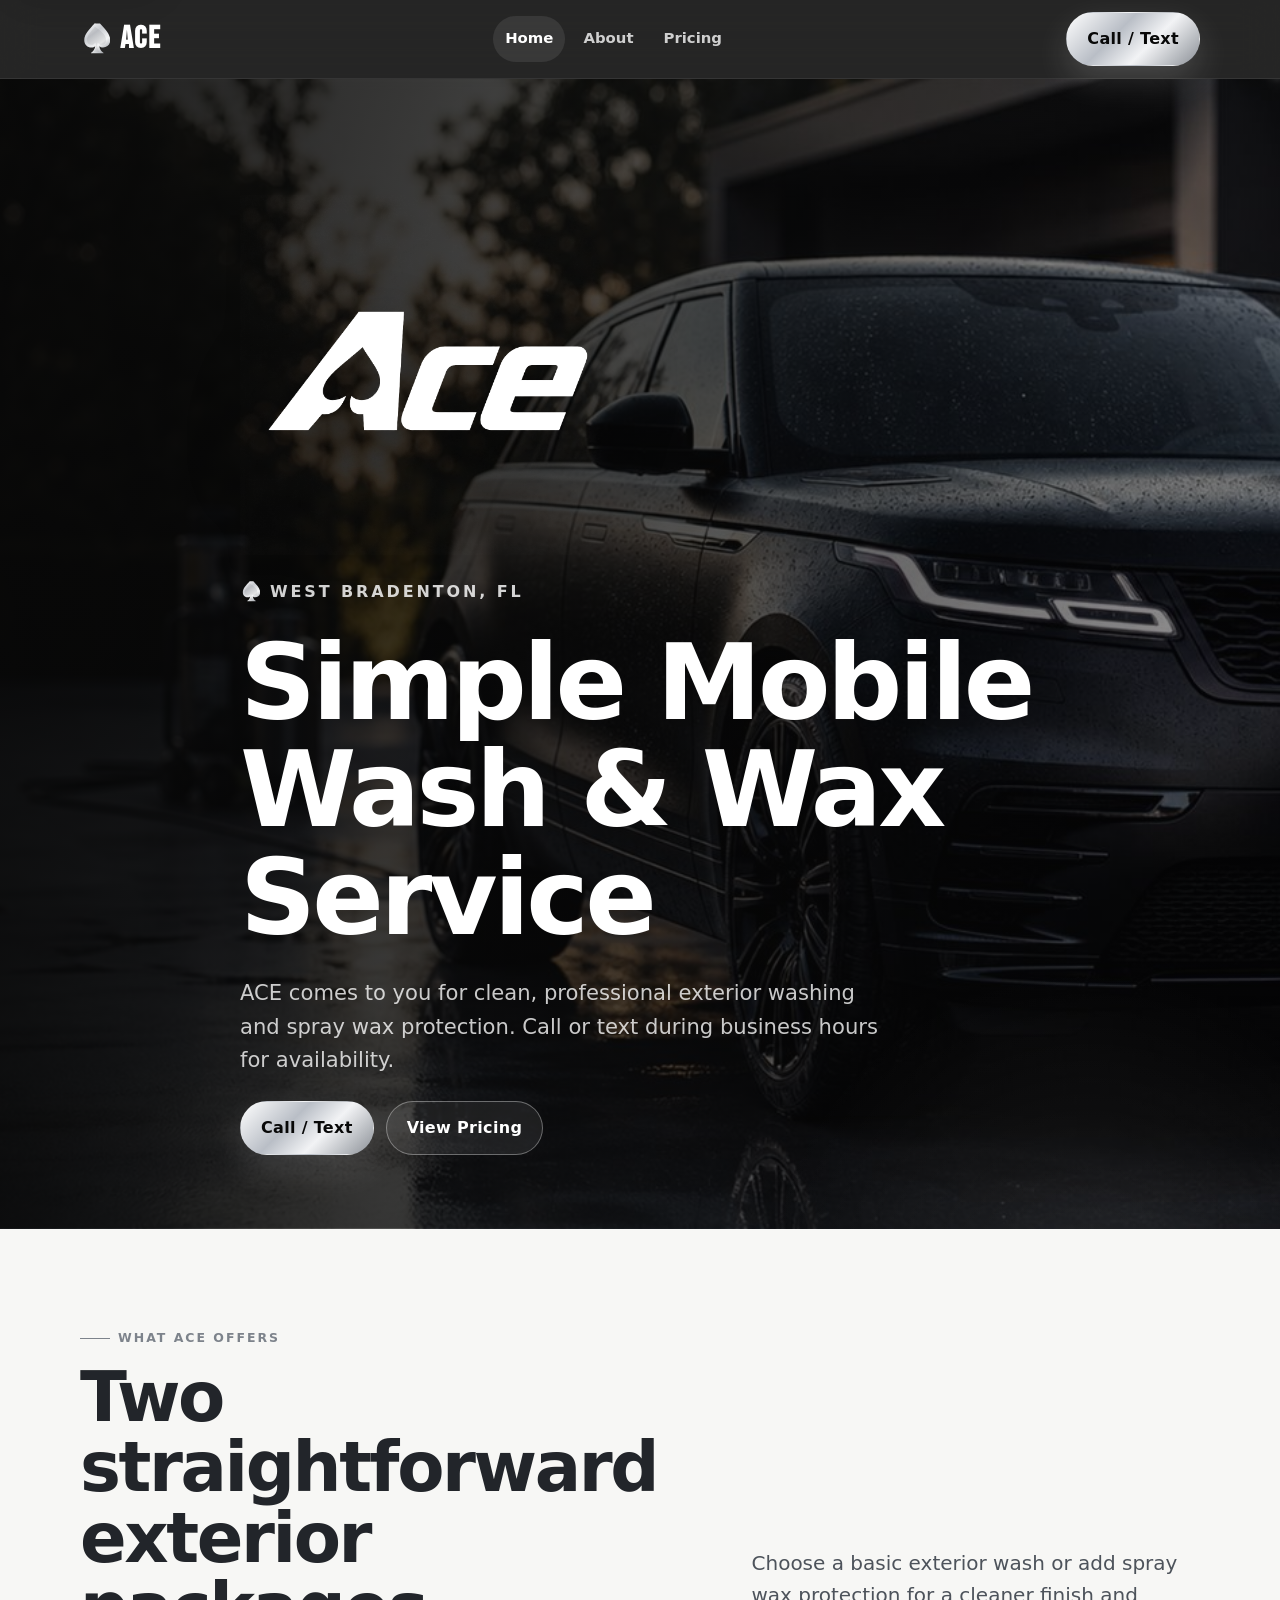
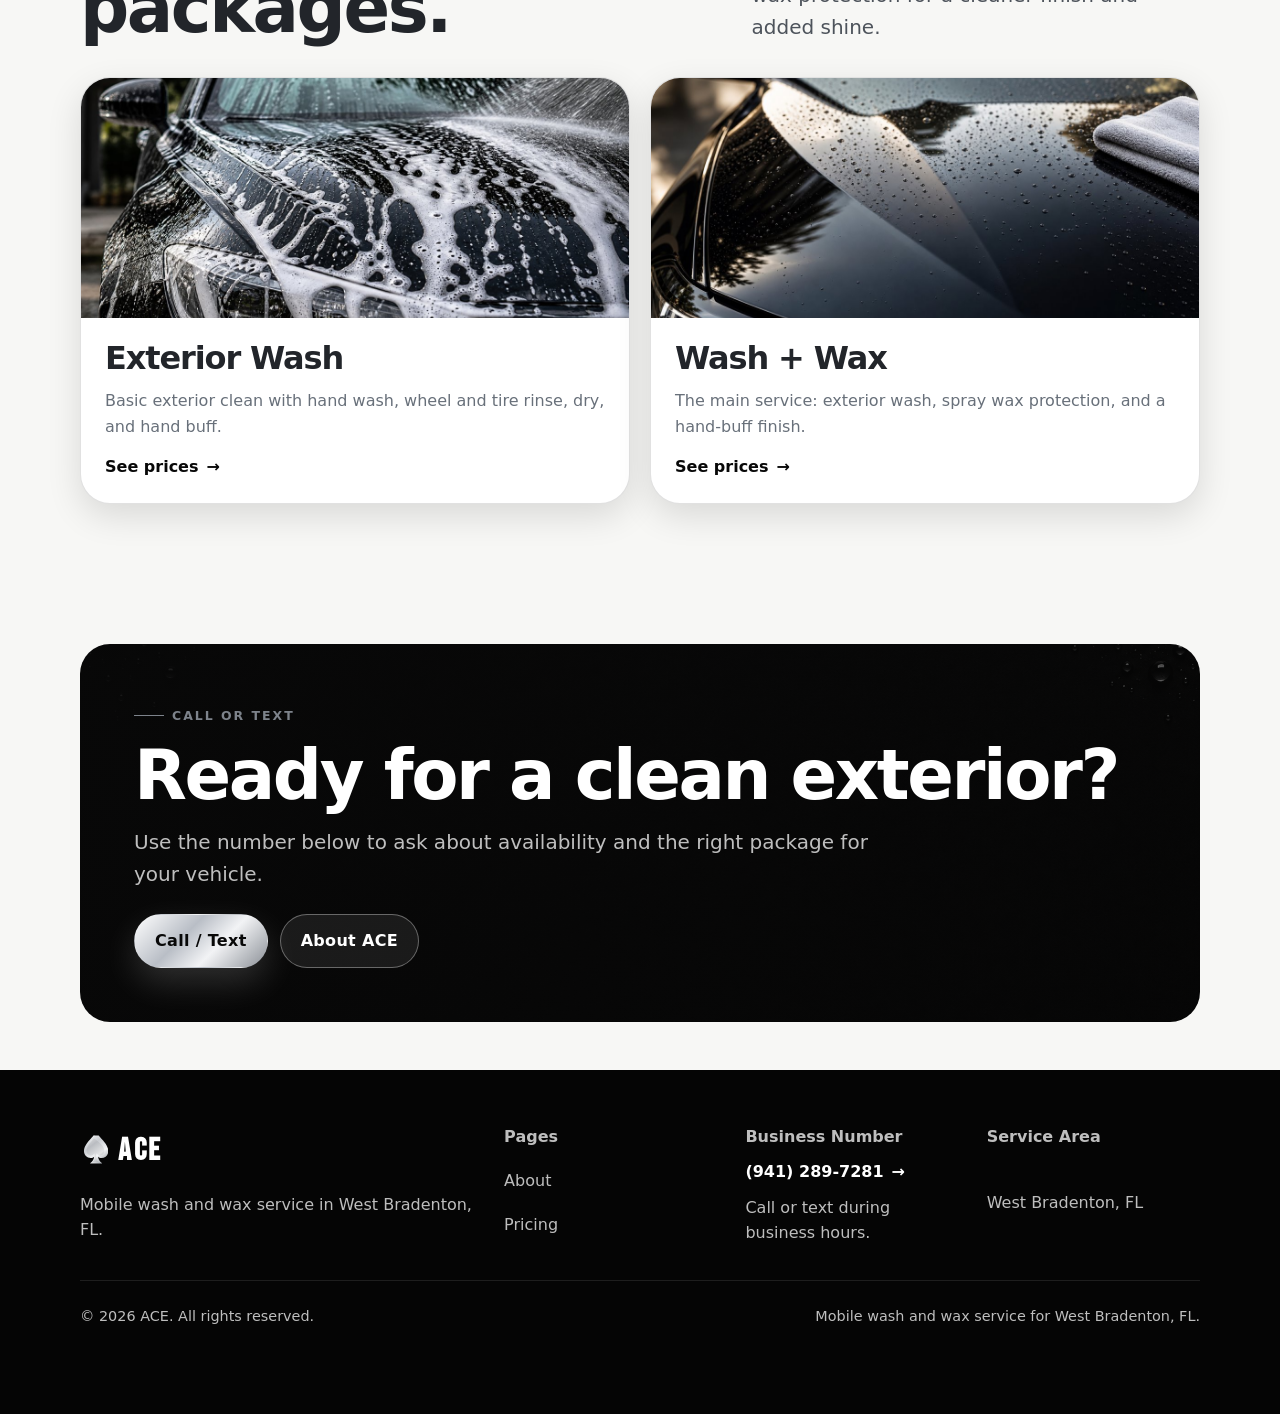
<file: index.html>
﻿<!DOCTYPE html>
<html lang="en">
<head>
  <meta charset="utf-8">
  <meta name="viewport" content="width=device-width, initial-scale=1">
  <title>ACE | Mobile Wash & Wax in West Bradenton, FL</title>
  <meta name="description" content="ACE provides simple, professional mobile exterior wash and wax service in West Bradenton, FL. View pricing and call or text during business hours.">
  <link rel="canonical" href="https://acelocalwashfl.com/">
  <meta name="theme-color" content="#080808">
  <meta property="og:type" content="website">
  <meta property="og:title" content="ACE | Mobile Wash & Wax in West Bradenton, FL">
  <meta property="og:description" content="Simple, professional mobile exterior wash and wax service in West Bradenton, FL.">
  <meta property="og:url" content="https://acelocalwashfl.com/">
  <meta property="og:image" content="https://acelocalwashfl.com/assets/images/ace-logo-og.png">
  <meta name="twitter:card" content="summary_large_image">
  <link rel="icon" href="assets/images/favicon.svg" type="image/svg+xml">
  <link rel="preload" href="assets/images/hero-mobile-detail.jpg" as="image">
  <link rel="stylesheet" href="assets/css/styles.css">
  <script defer src="assets/js/main.js"></script>
  <script type="application/ld+json">
  {
    "@context": "https://schema.org",
    "@type": "LocalBusiness",
    "@id": "https://acelocalwashfl.com/#business",
    "name": "ACE",
    "description": "Mobile exterior wash and wax service in West Bradenton, FL.",
    "url": "https://acelocalwashfl.com/",
    "telephone": "+19412897281",
    "image": "https://acelocalwashfl.com/assets/images/ace-logo-og.png",
    "logo": "https://acelocalwashfl.com/assets/images/ace-logo-og.png",
    "priceRange": "$25-$50",
    "areaServed": {"@type": "City", "name": "West Bradenton, FL"},
    "hasOfferCatalog": {
      "@type": "OfferCatalog",
      "name": "ACE Mobile Wash Packages",
      "itemListElement": [
        {"@type": "Offer", "itemOffered": {"@type": "Service", "name": "Exterior Wash"}},
        {"@type": "Offer", "itemOffered": {"@type": "Service", "name": "Wash + Wax"}}
      ]
    }
  }
  </script>
</head>
<body>
  <a class="skip-link" href="#main">Skip to content</a>

  <!-- Header -->
  <header class="site-header" data-nav-open="false">
    <div class="container nav">
      <a class="brand" href="index.html" aria-label="ACE home">
        <img class="brand-mark" src="assets/images/spade-mark.svg" width="30" height="35" alt="" aria-hidden="true">
        <span class="brand-text">ACE</span>
      </a>
      <button class="nav-toggle" type="button" aria-controls="site-navigation" aria-expanded="false" aria-label="Open navigation">
        <span class="nav-toggle-lines" aria-hidden="true"></span>
      </button>
      <nav class="nav-menu" id="site-navigation" aria-label="Primary navigation">
        <a class="nav-link active" href="index.html" aria-current="page">Home</a>
        <a class="nav-link" href="about.html">About</a>
        <a class="nav-link" href="pricing.html">Pricing</a>
      </nav>
      <button class="btn btn-primary nav-cta" type="button" data-contact-trigger>Call / Text</button>
    </div>
  </header>

  <main id="main">
    <!-- Hero -->
    <section class="hero home-hero" aria-labelledby="home-title">
      <div class="container hero-content reveal">
        <img class="hero-logo" src="assets/images/ace-logo.png" width="1254" height="1254" alt="ACE mobile wash and wax logo" decoding="async">
        <p class="hero-kicker"><img src="assets/images/spade-mark.svg" width="20" height="24" alt="" aria-hidden="true"> West Bradenton, FL</p>
        <h1 id="home-title">Simple Mobile Wash & Wax Service</h1>
        <p class="hero-copy">ACE comes to you for clean, professional exterior washing and spray wax protection. Call or text during business hours for availability.</p>
        <div class="btn-row">
          <button class="btn btn-primary" type="button" data-contact-trigger>Call / Text</button>
          <a class="btn btn-secondary" href="pricing.html">View Pricing</a>
        </div>
      </div>
    </section>

    <!-- Services -->
    <section class="section" aria-labelledby="services-title">
      <div class="container">
        <div class="section-header split reveal">
          <div>
            <p class="eyebrow">What ACE offers</p>
            <h2 id="services-title">Two straightforward exterior packages.</h2>
          </div>
          <p class="lead">Choose a basic exterior wash or add spray wax protection for a cleaner finish and added shine.</p>
        </div>
        <div class="grid grid-2">
          <article class="service-card reveal">
            <img src="assets/images/service-exterior-wash.jpg" width="1200" height="800" alt="Foam exterior wash on a black vehicle" loading="lazy" decoding="async">
            <div class="service-body">
              <h3>Exterior Wash</h3>
              <p class="muted">Basic exterior clean with hand wash, wheel and tire rinse, dry, and hand buff.</p>
              <a class="btn-text" href="pricing.html">See prices</a>
            </div>
          </article>
          <article class="service-card reveal">
            <img src="assets/images/service-wash-wax.jpg" width="1200" height="800" alt="Glossy waxed black paint with water beading" loading="lazy" decoding="async">
            <div class="service-body">
              <h3>Wash + Wax</h3>
              <p class="muted">The main service: exterior wash, spray wax protection, and a hand-buff finish.</p>
              <a class="btn-text" href="pricing.html">See prices</a>
            </div>
          </article>
        </div>
      </div>
    </section>

    <!-- CTA -->
    <section class="section-tight" aria-labelledby="home-cta-title">
      <div class="container">
        <div class="cta-banner reveal">
          <p class="eyebrow">Call or text</p>
          <h2 id="home-cta-title">Ready for a clean exterior?</h2>
          <p class="lead" style="margin: 16px 0 24px;">Use the number below to ask about availability and the right package for your vehicle.</p>
          <div class="btn-row">
            <button class="btn btn-primary" type="button" data-contact-trigger>Call / Text</button>
            <a class="btn btn-secondary" href="about.html">About ACE</a>
          </div>
        </div>
      </div>
    </section>
  </main>

  <!-- Footer -->
  <footer class="site-footer">
    <div class="container">
      <div class="footer-grid">
        <div class="footer-brand">
          <a class="footer-logo" href="index.html" aria-label="ACE home">
            <img src="assets/images/spade-mark.svg" width="28" height="33" alt="" aria-hidden="true">
            <strong>ACE</strong>
          </a>
          <p>Mobile wash and wax service in West Bradenton, FL.</p>
        </div>
        <nav class="footer-links" aria-label="Footer navigation">
          <strong>Pages</strong>
          <a href="about.html">About</a>
          <a href="pricing.html">Pricing</a>
        </nav>
        <div class="footer-links">
          <strong>Business Number</strong>
          <button class="btn-text" type="button" data-contact-trigger>(941) 289-7281</button>
          <span>Call or text during business hours.</span>
        </div>
        <div class="footer-links">
          <strong>Service Area</strong>
          <span>West Bradenton, FL</span>
        </div>
      </div>
      <div class="footer-bottom">
        <span>© <span data-current-year></span> ACE. All rights reserved.</span>
        <span>Mobile wash and wax service for West Bradenton, FL.</span>
      </div>
    </div>
  </footer>

  <!-- Contact Panel -->
  <div class="contact-panel" data-contact-panel hidden role="dialog" aria-modal="true" aria-labelledby="contact-panel-title">
    <div class="contact-panel-card">
      <button class="contact-panel-close" type="button" data-contact-close aria-label="Close contact panel">×</button>
      <h2 id="contact-panel-title">Call or text:</h2>
      <strong class="contact-panel-number" data-contact-number>(941) 289-7281</strong>
      <p class="contact-panel-note">Available during business hours only.</p>
      <button class="btn btn-primary" type="button" data-copy-number>Copy Number</button>
      <p class="copy-status" data-copy-status aria-live="polite"></p>
    </div>
  </div>

  <div class="mobile-action-bar" aria-label="Quick contact actions">
    <button class="btn btn-primary" type="button" data-contact-trigger>Call / Text</button>
    <a class="btn btn-secondary" href="pricing.html">Pricing</a>
  </div>
</body>
</html>
</file>
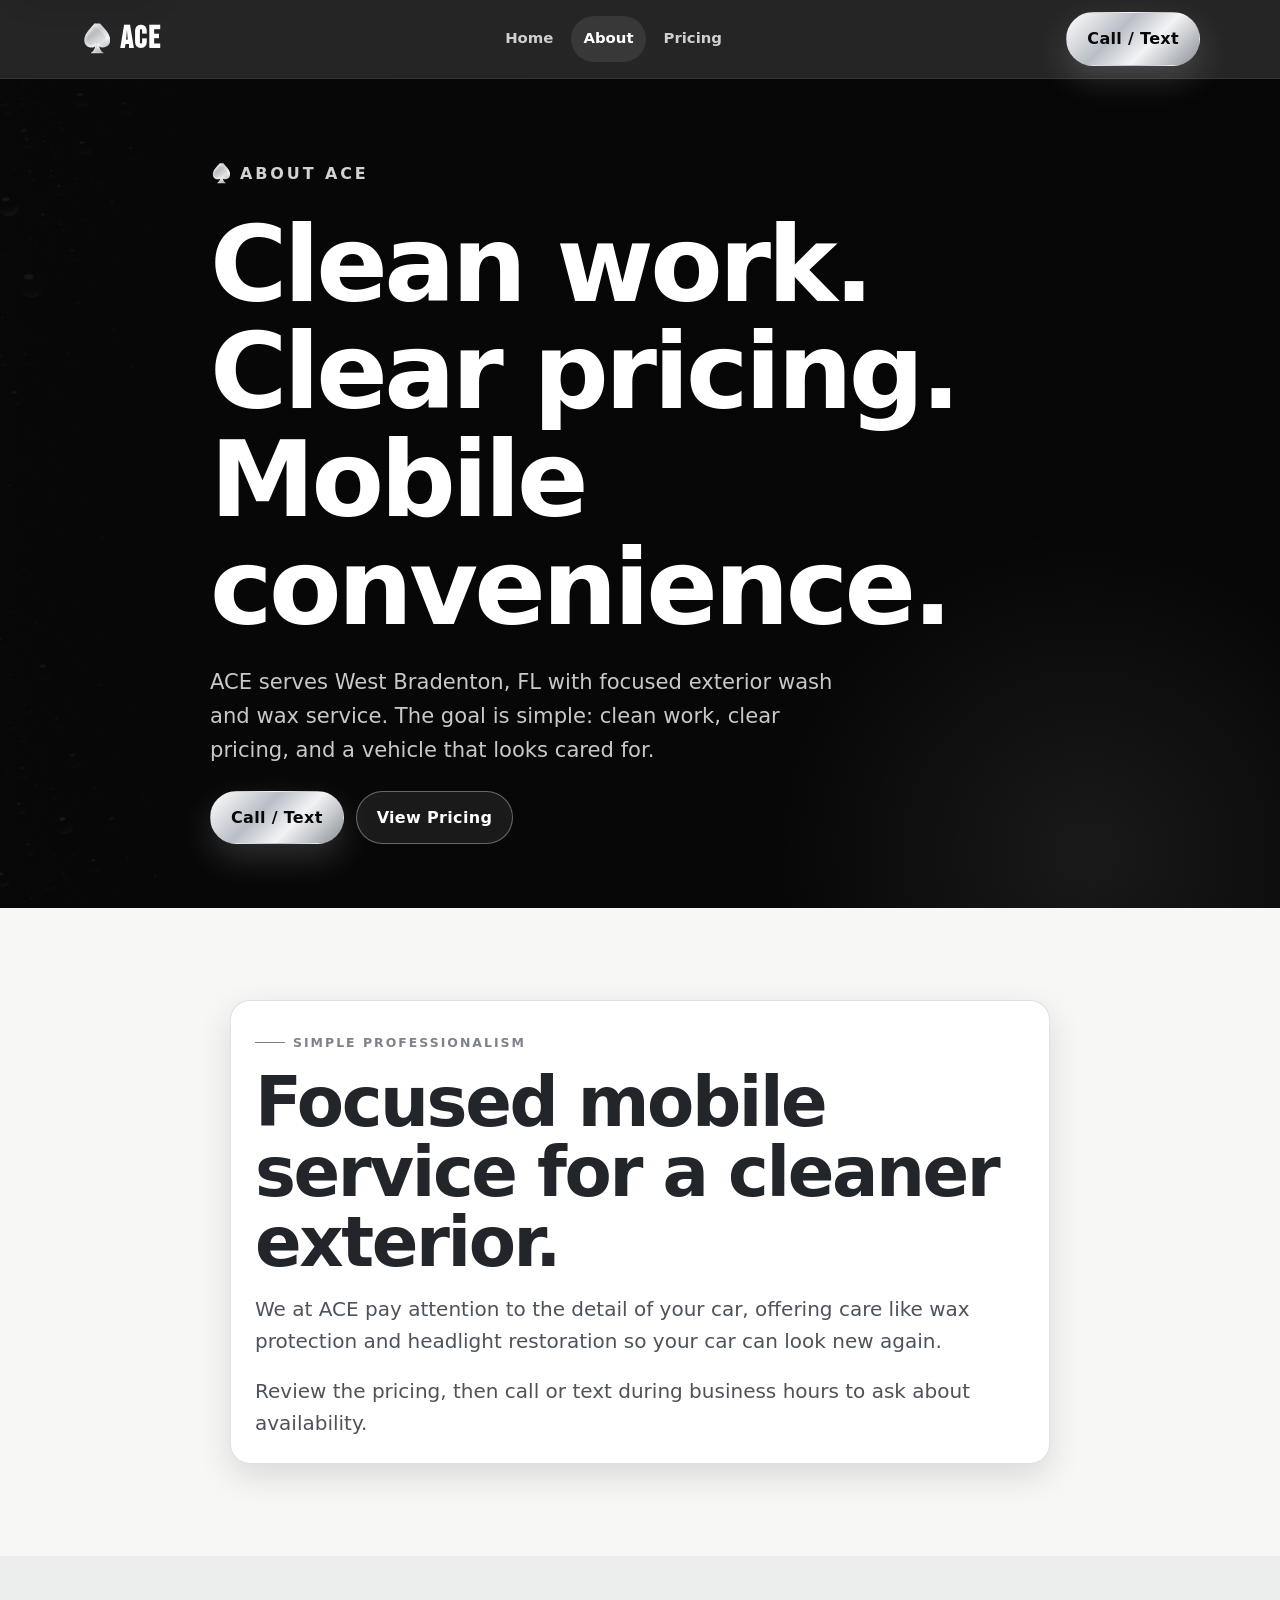
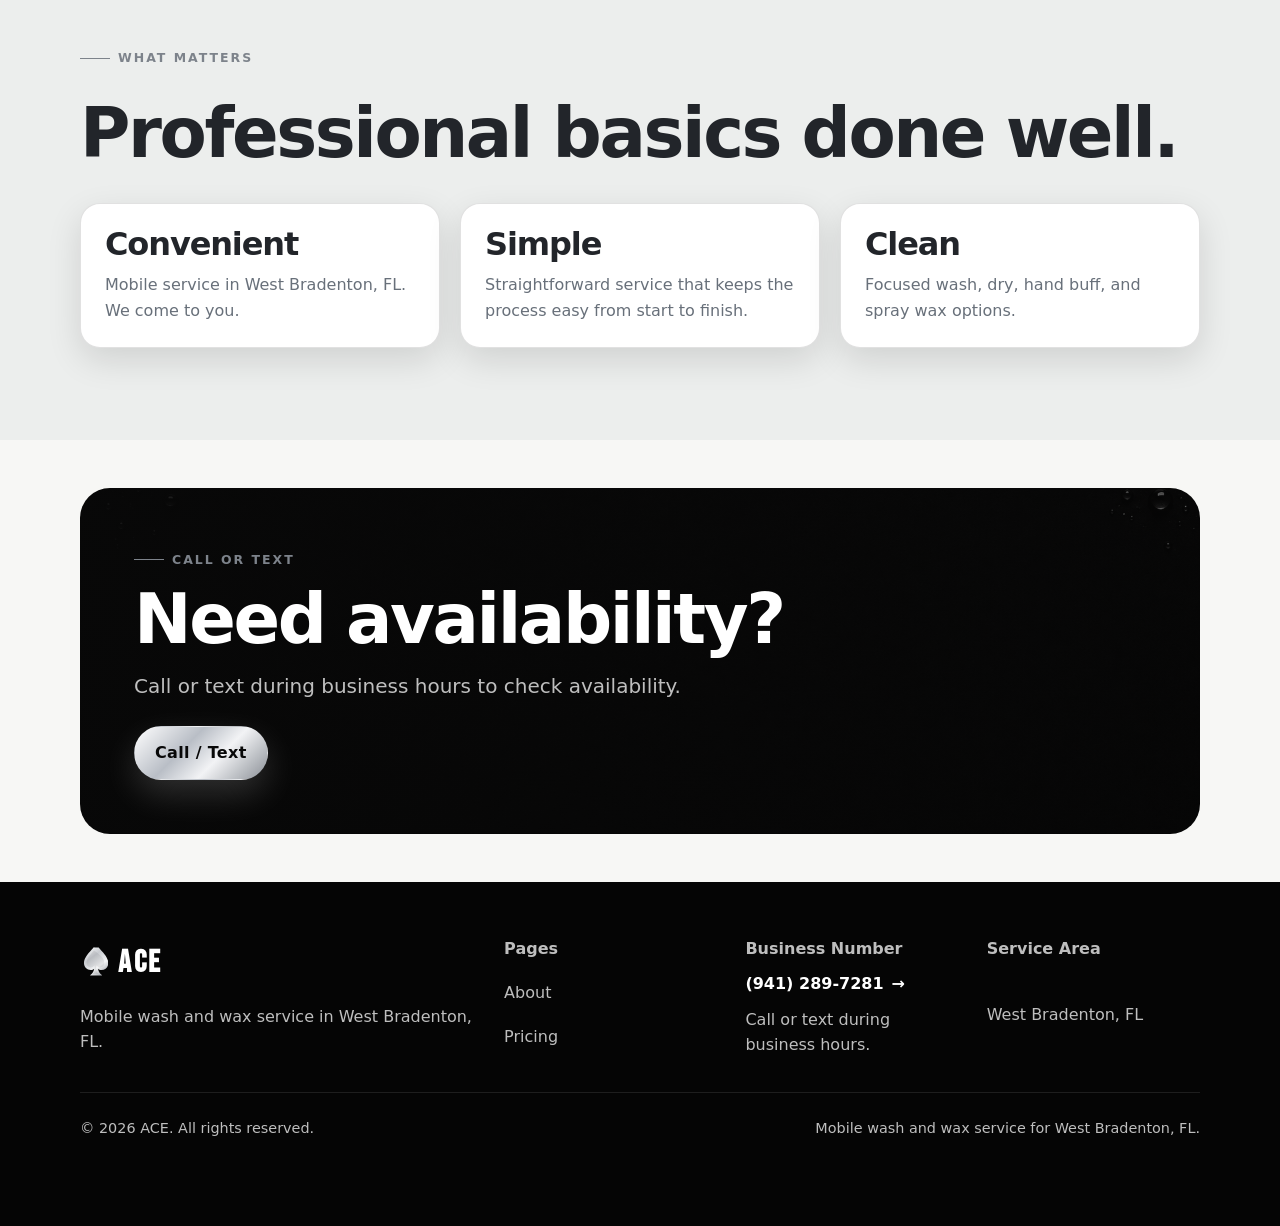
<file: about.html>
﻿<!DOCTYPE html>
<html lang="en">
<head>
  <meta charset="utf-8">
  <meta name="viewport" content="width=device-width, initial-scale=1">
  <title>About ACE | Mobile Wash & Wax</title>
  <meta name="description" content="ACE is a simple mobile wash and wax service serving West Bradenton, FL with professional exterior cleaning and clear pricing.">
  <link rel="canonical" href="https://acelocalwashfl.com/about.html">
  <meta name="theme-color" content="#080808">
  <meta property="og:type" content="website">
  <meta property="og:title" content="About ACE | Mobile Wash & Wax">
  <meta property="og:description" content="Simple, professional mobile wash and wax service in West Bradenton, FL.">
  <meta property="og:url" content="https://acelocalwashfl.com/about.html">
  <meta property="og:image" content="https://acelocalwashfl.com/assets/images/ace-logo-og.png">
  <meta name="twitter:card" content="summary_large_image">
  <link rel="icon" href="assets/images/favicon.svg" type="image/svg+xml">
  <link rel="stylesheet" href="assets/css/styles.css">
  <script defer src="assets/js/main.js"></script>
</head>
<body>
  <a class="skip-link" href="#main">Skip to content</a>

  <!-- Header -->
  <header class="site-header" data-nav-open="false">
    <div class="container nav">
      <a class="brand" href="index.html" aria-label="ACE home">
        <img class="brand-mark" src="assets/images/spade-mark.svg" width="30" height="35" alt="" aria-hidden="true">
        <span class="brand-text">ACE</span>
      </a>
      <button class="nav-toggle" type="button" aria-controls="site-navigation" aria-expanded="false" aria-label="Open navigation">
        <span class="nav-toggle-lines" aria-hidden="true"></span>
      </button>
      <nav class="nav-menu" id="site-navigation" aria-label="Primary navigation">
        <a class="nav-link" href="index.html">Home</a>
        <a class="nav-link active" href="about.html" aria-current="page">About</a>
        <a class="nav-link" href="pricing.html">Pricing</a>
      </nav>
      <button class="btn btn-primary nav-cta" type="button" data-contact-trigger>Call / Text</button>
    </div>
  </header>

  <main id="main">
    <!-- Page Hero -->
    <section class="hero page-hero" aria-labelledby="about-title">
      <div class="container hero-content reveal">
        <p class="hero-kicker"><img src="assets/images/spade-mark.svg" width="20" height="24" alt="" aria-hidden="true"> About ACE</p>
        <h1 id="about-title">Clean work. Clear pricing. Mobile convenience.</h1>
        <p class="hero-copy">ACE serves West Bradenton, FL with focused exterior wash and wax service. The goal is simple: clean work, clear pricing, and a vehicle that looks cared for.</p>
        <div class="btn-row">
          <button class="btn btn-primary" type="button" data-contact-trigger>Call / Text</button>
          <a class="btn btn-secondary" href="pricing.html">View Pricing</a>
        </div>
      </div>
    </section>

    <!-- About Content -->
    <section class="section" aria-labelledby="story-title">
      <div class="container narrow">
        <article class="card reveal">
          <p class="eyebrow">Simple professionalism</p>
          <h2 id="story-title">Focused mobile service for a cleaner exterior.</h2>
          <p class="lead" style="margin-top: 16px;">We at ACE pay attention to the detail of your car, offering care like wax protection and headlight restoration so your car can look new again.</p>
          <p class="lead" style="margin-top: 18px;">Review the pricing, then call or text during business hours to ask about availability.</p>
        </article>
      </div>
    </section>

    <!-- Values -->
    <section class="section section-muted" aria-labelledby="values-title">
      <div class="container">
        <div class="section-header reveal">
          <p class="eyebrow">What matters</p>
          <h2 id="values-title">Professional basics done well.</h2>
        </div>
        <div class="grid grid-3">
          <article class="card reveal">
            <h3>Convenient</h3>
            <p class="muted">Mobile service in West Bradenton, FL. We come to you.</p>
          </article>
          <article class="card reveal">
            <h3>Simple</h3>
            <p class="muted">Straightforward service that keeps the process easy from start to finish.</p>
          </article>
          <article class="card reveal">
            <h3>Clean</h3>
            <p class="muted">Focused wash, dry, hand buff, and spray wax options.</p>
          </article>
        </div>
      </div>
    </section>

    <!-- CTA -->
    <section class="section-tight" aria-labelledby="about-cta-title">
      <div class="container">
        <div class="cta-banner reveal">
          <p class="eyebrow">Call or text</p>
          <h2 id="about-cta-title">Need availability?</h2>
          <p class="lead" style="margin: 16px 0 24px;">Call or text during business hours to check availability.</p>
          <button class="btn btn-primary" type="button" data-contact-trigger>Call / Text</button>
        </div>
      </div>
    </section>
  </main>

  <!-- Footer -->
  <footer class="site-footer">
    <div class="container">
      <div class="footer-grid">
        <div class="footer-brand">
          <a class="footer-logo" href="index.html" aria-label="ACE home">
            <img src="assets/images/spade-mark.svg" width="28" height="33" alt="" aria-hidden="true">
            <strong>ACE</strong>
          </a>
          <p>Mobile wash and wax service in West Bradenton, FL.</p>
        </div>
        <nav class="footer-links" aria-label="Footer navigation">
          <strong>Pages</strong>
          <a href="about.html">About</a>
          <a href="pricing.html">Pricing</a>
        </nav>
        <div class="footer-links">
          <strong>Business Number</strong>
          <button class="btn-text" type="button" data-contact-trigger>(941) 289-7281</button>
          <span>Call or text during business hours.</span>
        </div>
        <div class="footer-links">
          <strong>Service Area</strong>
          <span>West Bradenton, FL</span>
        </div>
      </div>
      <div class="footer-bottom">
        <span>© <span data-current-year></span> ACE. All rights reserved.</span>
        <span>Mobile wash and wax service for West Bradenton, FL.</span>
      </div>
    </div>
  </footer>

  <!-- Contact Panel -->
  <div class="contact-panel" data-contact-panel hidden role="dialog" aria-modal="true" aria-labelledby="contact-panel-title">
    <div class="contact-panel-card">
      <button class="contact-panel-close" type="button" data-contact-close aria-label="Close contact panel">×</button>
      <h2 id="contact-panel-title">Call or text:</h2>
      <strong class="contact-panel-number" data-contact-number>(941) 289-7281</strong>
      <p class="contact-panel-note">Available during business hours only.</p>
      <button class="btn btn-primary" type="button" data-copy-number>Copy Number</button>
      <p class="copy-status" data-copy-status aria-live="polite"></p>
    </div>
  </div>

  <div class="mobile-action-bar" aria-label="Quick contact actions">
    <button class="btn btn-primary" type="button" data-contact-trigger>Call / Text</button>
    <a class="btn btn-secondary" href="pricing.html">Pricing</a>
  </div>
</body>
</html>
</file>
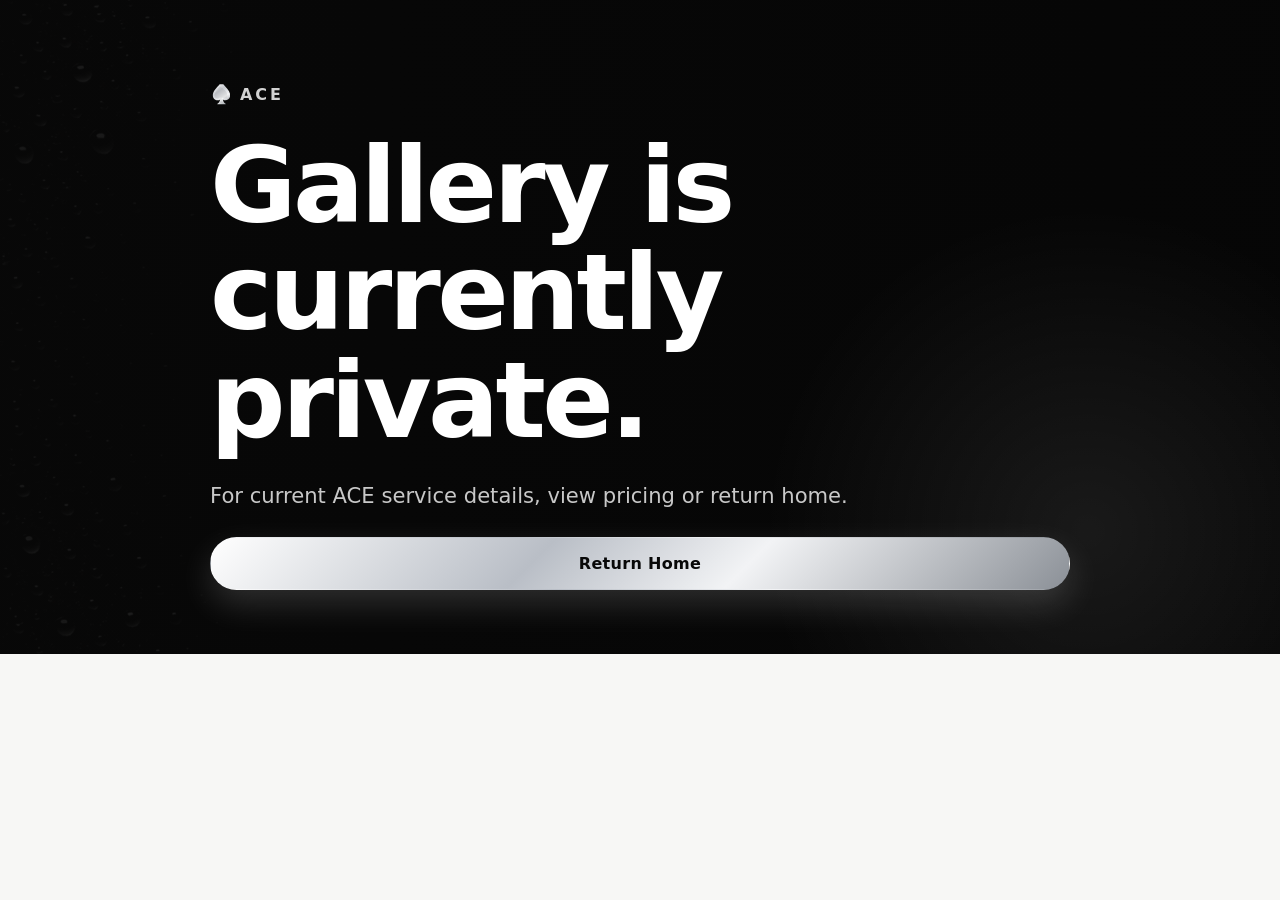
<file: gallery.html>
﻿<!DOCTYPE html>
<html lang="en">
<head>
  <meta charset="utf-8">
  <meta name="viewport" content="width=device-width, initial-scale=1">
  <title>Gallery Unavailable | ACE</title>
  <meta name="robots" content="noindex, nofollow">
  <meta name="description" content="The ACE gallery is currently private.">
  <link rel="icon" href="assets/images/favicon.svg" type="image/svg+xml">
  <link rel="stylesheet" href="assets/css/styles.css">
</head>
<body>
  <main id="main">
    <section class="hero page-hero" aria-labelledby="gallery-title">
      <div class="container hero-content">
        <p class="hero-kicker"><img src="assets/images/spade-mark.svg" width="20" height="24" alt="" aria-hidden="true"> ACE</p>
        <h1 id="gallery-title">Gallery is currently private.</h1>
        <p class="hero-copy">For current ACE service details, view pricing or return home.</p>
        <a class="btn btn-primary" href="index.html">Return Home</a>
      </div>
    </section>
  </main>
</body>
</html>
</file>
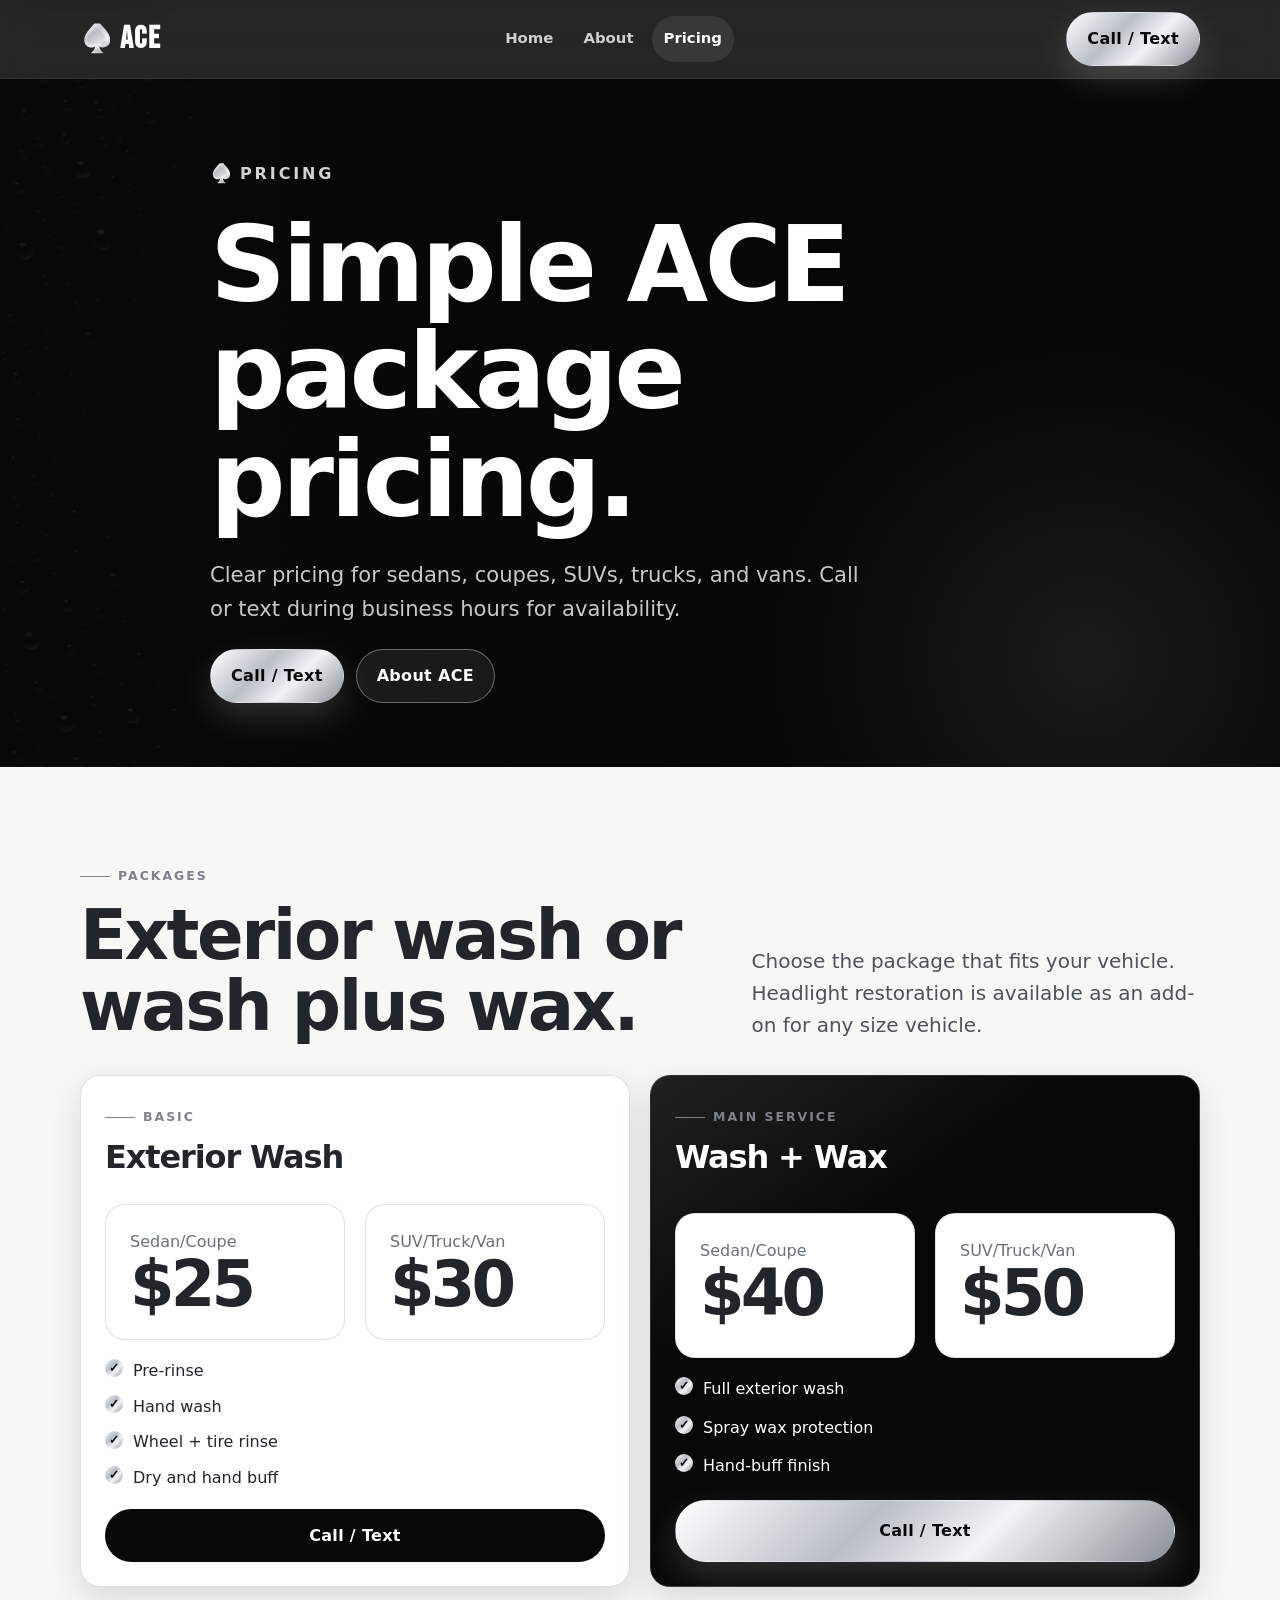
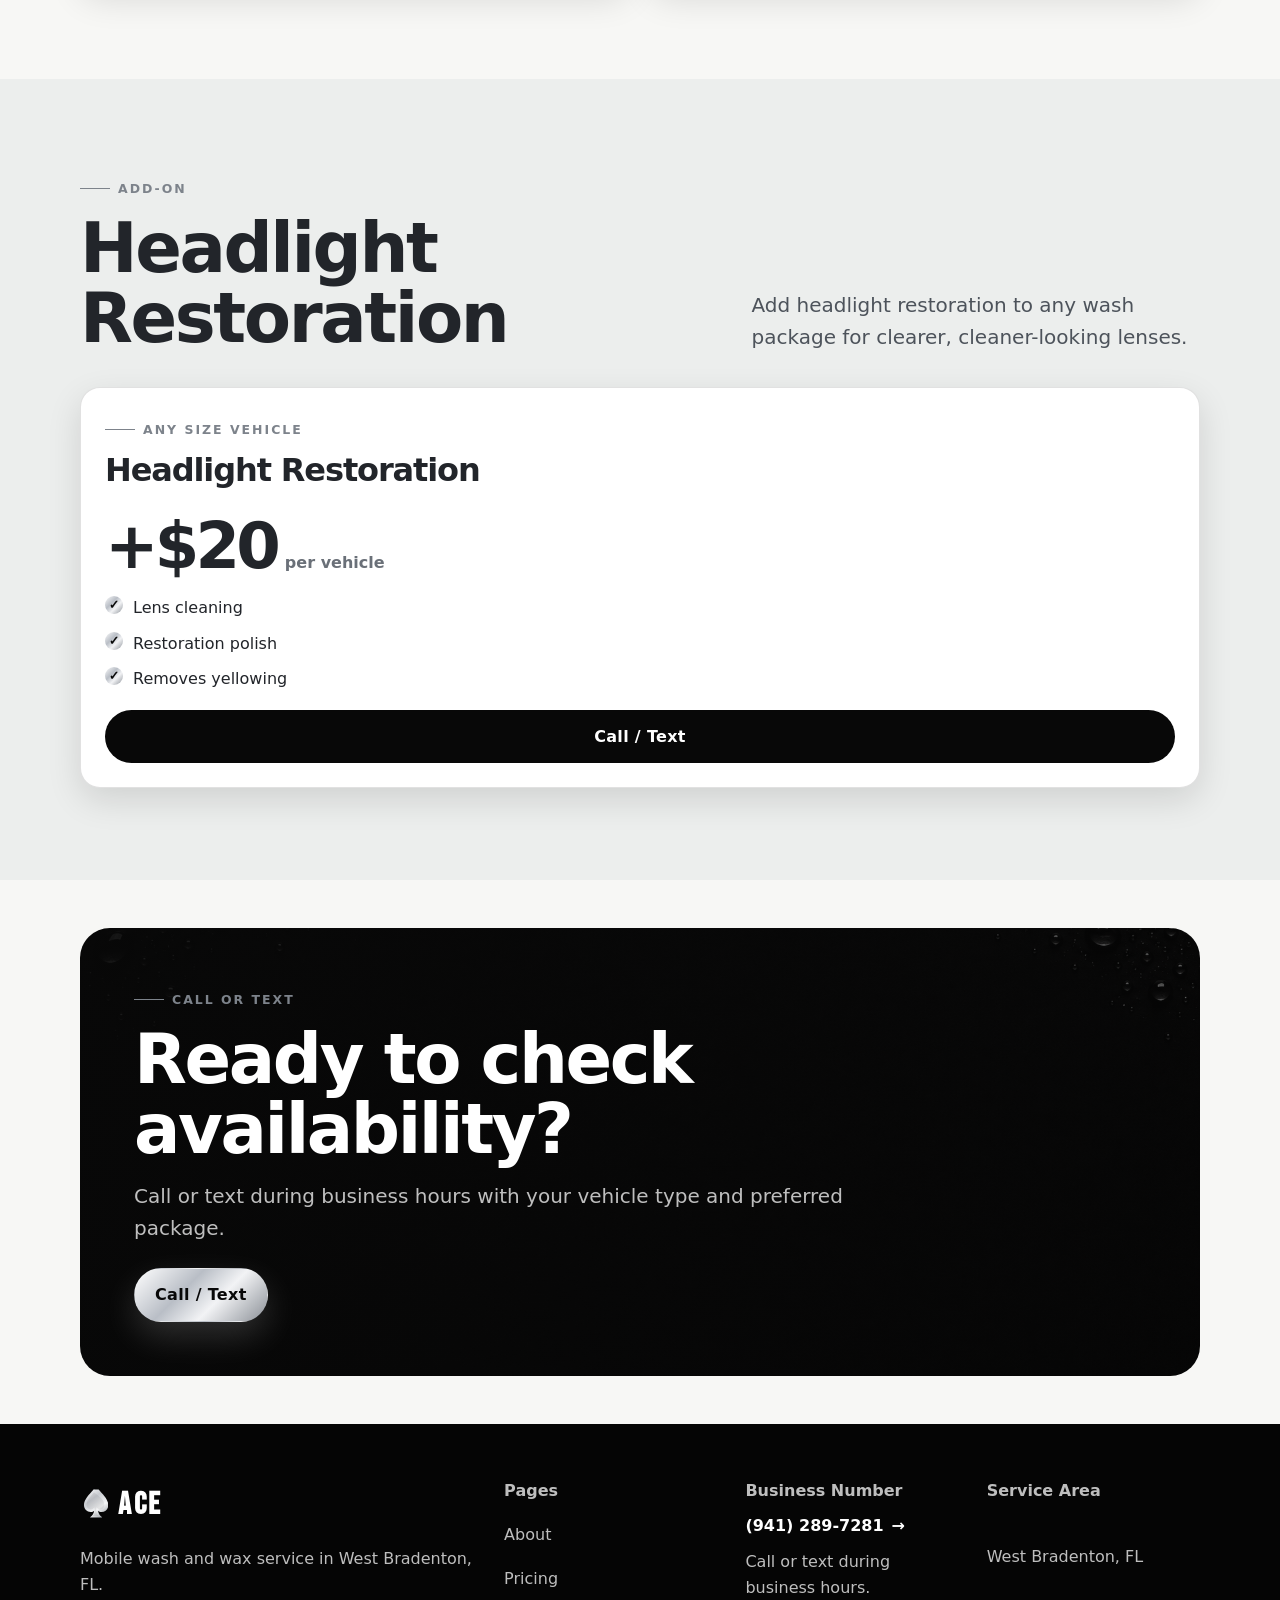
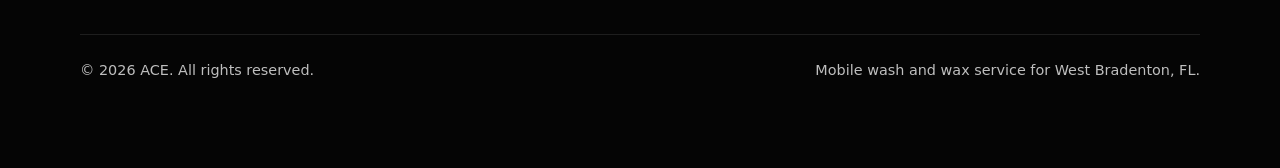
<file: pricing.html>
﻿<!DOCTYPE html>
<html lang="en">
<head>
  <meta charset="utf-8">
  <meta name="viewport" content="width=device-width, initial-scale=1">
  <title>Pricing | ACE Mobile Wash & Wax</title>
  <meta name="description" content="ACE mobile wash and wax pricing in West Bradenton, FL. Exterior Wash starts at $25, Wash + Wax starts at $40, and Headlight Restoration is available as a $20 add-on.">
  <link rel="canonical" href="https://acelocalwashfl.com/pricing.html">
  <meta name="theme-color" content="#080808">
  <meta property="og:type" content="website">
  <meta property="og:title" content="ACE Pricing | Mobile Wash & Wax">
  <meta property="og:description" content="Simple exterior wash and wash plus wax pricing for West Bradenton, FL.">
  <meta property="og:url" content="https://acelocalwashfl.com/pricing.html">
  <meta property="og:image" content="https://acelocalwashfl.com/assets/images/ace-logo-og.png">
  <meta name="twitter:card" content="summary_large_image">
  <link rel="icon" href="assets/images/favicon.svg" type="image/svg+xml">
  <link rel="stylesheet" href="assets/css/styles.css">
  <script defer src="assets/js/main.js"></script>
  <script type="application/ld+json">
  {
    "@context": "https://schema.org",
    "@type": "OfferCatalog",
    "@id": "https://acelocalwashfl.com/pricing.html#pricing",
    "name": "ACE Mobile Wash & Wax Pricing",
    "itemListElement": [
      {"@type": "Offer", "name": "Exterior Wash - Sedan/Coupe", "price": "25", "priceCurrency": "USD"},
      {"@type": "Offer", "name": "Exterior Wash - SUV/Truck/Van", "price": "30", "priceCurrency": "USD"},
      {"@type": "Offer", "name": "Wash + Wax - Sedan/Coupe", "price": "40", "priceCurrency": "USD"},
      {"@type": "Offer", "name": "Wash + Wax - SUV/Truck/Van", "price": "50", "priceCurrency": "USD"},
      {"@type": "Offer", "name": "Headlight Restoration Add-On", "price": "20", "priceCurrency": "USD"}
    ]
  }
  </script>
</head>
<body>
  <a class="skip-link" href="#main">Skip to content</a>

  <!-- Header -->
  <header class="site-header" data-nav-open="false">
    <div class="container nav">
      <a class="brand" href="index.html" aria-label="ACE home">
        <img class="brand-mark" src="assets/images/spade-mark.svg" width="30" height="35" alt="" aria-hidden="true">
        <span class="brand-text">ACE</span>
      </a>
      <button class="nav-toggle" type="button" aria-controls="site-navigation" aria-expanded="false" aria-label="Open navigation">
        <span class="nav-toggle-lines" aria-hidden="true"></span>
      </button>
      <nav class="nav-menu" id="site-navigation" aria-label="Primary navigation">
        <a class="nav-link" href="index.html">Home</a>
        <a class="nav-link" href="about.html">About</a>
        <a class="nav-link active" href="pricing.html" aria-current="page">Pricing</a>
      </nav>
      <button class="btn btn-primary nav-cta" type="button" data-contact-trigger>Call / Text</button>
    </div>
  </header>

  <main id="main">
    <!-- Page Hero -->
    <section class="hero page-hero" aria-labelledby="pricing-title">
      <div class="container hero-content reveal">
        <p class="hero-kicker"><img src="assets/images/spade-mark.svg" width="20" height="24" alt="" aria-hidden="true"> Pricing</p>
        <h1 id="pricing-title">Simple ACE package pricing.</h1>
        <p class="hero-copy">Clear pricing for sedans, coupes, SUVs, trucks, and vans. Call or text during business hours for availability.</p>
        <div class="btn-row">
          <button class="btn btn-primary" type="button" data-contact-trigger>Call / Text</button>
          <a class="btn btn-secondary" href="about.html">About ACE</a>
        </div>
      </div>
    </section>

    <!-- Pricing Cards -->
    <section class="section" aria-labelledby="packages-title">
      <div class="container">
        <div class="section-header split reveal">
          <div>
            <p class="eyebrow">Packages</p>
            <h2 id="packages-title">Exterior wash or wash plus wax.</h2>
          </div>
          <p class="lead">Choose the package that fits your vehicle. Headlight restoration is available as an add-on for any size vehicle.</p>
        </div>

        <div class="grid grid-2 pricing-grid">
          <article class="card price-card reveal">
            <div>
              <p class="eyebrow">Basic</p>
              <h3>Exterior Wash</h3>
            </div>
            <div class="grid grid-2">
              <div class="card" style="box-shadow: none;">
                <p class="muted">Sedan/Coupe</p>
                <div class="price"><strong>$25</strong></div>
              </div>
              <div class="card" style="box-shadow: none;">
                <p class="muted">SUV/Truck/Van</p>
                <div class="price"><strong>$30</strong></div>
              </div>
            </div>
            <ul class="check-list">
              <li>Pre-rinse</li>
              <li>Hand wash</li>
              <li>Wheel + tire rinse</li>
              <li>Dry and hand buff</li>
            </ul>
            <button class="btn btn-dark" type="button" data-contact-trigger>Call / Text</button>
          </article>

          <article class="card price-card featured reveal">
            <div>
              <p class="eyebrow">Main service</p>
              <h3>Wash + Wax</h3>
            </div>
            <div class="grid grid-2">
              <div class="card" style="box-shadow: none; color: var(--ink);">
                <p class="muted">Sedan/Coupe</p>
                <div class="price"><strong>$40</strong></div>
              </div>
              <div class="card" style="box-shadow: none; color: var(--ink);">
                <p class="muted">SUV/Truck/Van</p>
                <div class="price"><strong>$50</strong></div>
              </div>
            </div>
            <ul class="check-list">
              <li>Full exterior wash</li>
              <li>Spray wax protection</li>
              <li>Hand-buff finish</li>
            </ul>
            <button class="btn btn-primary" type="button" data-contact-trigger>Call / Text</button>
          </article>
        </div>
      </div>
    </section>

    <!-- Add-On -->
    <section class="section section-muted" aria-labelledby="addons-title">
      <div class="container">
        <div class="section-header split reveal">
          <div>
            <p class="eyebrow">Add-on</p>
            <h2 id="addons-title">Headlight Restoration</h2>
          </div>
          <p class="lead">Add headlight restoration to any wash package for clearer, cleaner-looking lenses.</p>
        </div>
        <article class="card price-card reveal">
          <div>
            <p class="eyebrow">Any size vehicle</p>
            <h3>Headlight Restoration</h3>
          </div>
          <div class="price"><strong>+$20</strong><span>per vehicle</span></div>
          <ul class="check-list">
            <li>Lens cleaning</li>
            <li>Restoration polish</li>
            <li>Removes yellowing</li>
          </ul>
          <button class="btn btn-dark" type="button" data-contact-trigger>Call / Text</button>
        </article>
      </div>
    </section>

    <!-- Note -->
    <section class="section-tight" aria-labelledby="pricing-note-title">
      <div class="container">
        <div class="cta-banner reveal">
          <p class="eyebrow">Call or text</p>
          <h2 id="pricing-note-title">Ready to check availability?</h2>
          <p class="lead" style="margin: 16px 0 24px;">Call or text during business hours with your vehicle type and preferred package.</p>
          <button class="btn btn-primary" type="button" data-contact-trigger>Call / Text</button>
        </div>
      </div>
    </section>
  </main>

  <!-- Footer -->
  <footer class="site-footer">
    <div class="container">
      <div class="footer-grid">
        <div class="footer-brand">
          <a class="footer-logo" href="index.html" aria-label="ACE home">
            <img src="assets/images/spade-mark.svg" width="28" height="33" alt="" aria-hidden="true">
            <strong>ACE</strong>
          </a>
          <p>Mobile wash and wax service in West Bradenton, FL.</p>
        </div>
        <nav class="footer-links" aria-label="Footer navigation">
          <strong>Pages</strong>
          <a href="about.html">About</a>
          <a href="pricing.html">Pricing</a>
        </nav>
        <div class="footer-links">
          <strong>Business Number</strong>
          <button class="btn-text" type="button" data-contact-trigger>(941) 289-7281</button>
          <span>Call or text during business hours.</span>
        </div>
        <div class="footer-links">
          <strong>Service Area</strong>
          <span>West Bradenton, FL</span>
        </div>
      </div>
      <div class="footer-bottom">
        <span>© <span data-current-year></span> ACE. All rights reserved.</span>
        <span>Mobile wash and wax service for West Bradenton, FL.</span>
      </div>
    </div>
  </footer>

  <!-- Contact Panel -->
  <div class="contact-panel" data-contact-panel hidden role="dialog" aria-modal="true" aria-labelledby="contact-panel-title">
    <div class="contact-panel-card">
      <button class="contact-panel-close" type="button" data-contact-close aria-label="Close contact panel">×</button>
      <h2 id="contact-panel-title">Call or text:</h2>
      <strong class="contact-panel-number" data-contact-number>(941) 289-7281</strong>
      <p class="contact-panel-note">Available during business hours only.</p>
      <button class="btn btn-primary" type="button" data-copy-number>Copy Number</button>
      <p class="copy-status" data-copy-status aria-live="polite"></p>
    </div>
  </div>

  <div class="mobile-action-bar" aria-label="Quick contact actions">
    <button class="btn btn-primary" type="button" data-contact-trigger>Call / Text</button>
    <a class="btn btn-secondary" href="pricing.html">Pricing</a>
  </div>
</body>
</html>
</file>
<file: assets/css/styles.css>
/* ==========================================================================
   ACE Mobile Wash & Wax - Production Styles
   Mobile-first, accessible, static-site friendly CSS.
   ========================================================================== */

@font-face {
  font-family: "Bebas Neue";
  src: url("../fonts/BebasNeue-Regular.woff2") format("woff2");
  font-display: swap;
}

:root {
  --black: #080808;
  --black-soft: #111214;
  --charcoal: #181a1d;
  --ink: #22252a;
  --white: #ffffff;
  --off-white: #f7f7f5;
  --muted: #a8acb2;
  --silver: #d8dbe0;
  --silver-dark: #7d838b;
  --line: rgba(255, 255, 255, 0.12);
  --line-dark: rgba(8, 8, 8, 0.12);
  --accent: #f4f5f6;
  --metal: linear-gradient(135deg, #ffffff 0%, #b9bec6 38%, #f2f3f5 62%, #8b9097 100%);
  --shadow: 0 22px 70px rgba(0, 0, 0, 0.22);
  --shadow-soft: 0 12px 34px rgba(0, 0, 0, 0.12);
  --radius-sm: 12px;
  --radius-md: 20px;
  --radius-lg: 30px;
  --container: 1120px;
  --header-height: 78px;
  --speed: 220ms;
}

*,
*::before,
*::after {
  box-sizing: border-box;
}

html {
  scroll-behavior: smooth;
}

body {
  margin: 0;
  color: var(--ink);
  background: var(--off-white);
  font-family: Inter, ui-sans-serif, system-ui, -apple-system, BlinkMacSystemFont, "Segoe UI", sans-serif;
  font-size: 16px;
  line-height: 1.6;
  text-rendering: optimizeLegibility;
  -webkit-font-smoothing: antialiased;
}

body.lock-scroll {
  overflow: hidden;
}

img,
svg {
  display: block;
}

img {
  max-width: 100%;
  height: auto;
}

a {
  color: inherit;
  text-decoration: none;
}

button,
input,
textarea,
select {
  font: inherit;
}

button {
  cursor: pointer;
}

::selection {
  color: var(--black);
  background: var(--silver);
}

.skip-link {
  position: absolute;
  z-index: 999;
  top: 12px;
  left: 12px;
  transform: translateY(-160%);
  padding: 10px 14px;
  border-radius: 999px;
  color: var(--black);
  background: var(--white);
  box-shadow: var(--shadow-soft);
}

.skip-link:focus {
  transform: translateY(0);
}

.container {
  width: min(var(--container), calc(100% - 32px));
  margin-inline: auto;
}

.narrow {
  width: min(820px, calc(100% - 32px));
}

.section {
  padding: 72px 0;
}

.section-tight {
  padding: 48px 0;
}

.section-dark {
  color: var(--white);
  background:
    radial-gradient(circle at top right, rgba(255, 255, 255, 0.08), transparent 34%),
    linear-gradient(135deg, #070707, #15171a);
}

.section-muted {
  background: #eceeed;
}

.eyebrow {
  display: inline-flex;
  align-items: center;
  gap: 8px;
  margin: 0 0 14px;
  color: var(--silver-dark);
  font-size: 0.78rem;
  font-weight: 800;
  letter-spacing: 0.16em;
  text-transform: uppercase;
}

.eyebrow::before {
  width: 30px;
  height: 1px;
  content: "";
  background: currentColor;
}

.section-dark .eyebrow {
  color: var(--silver);
}

h1,
h2,
h3,
h4 {
  margin: 0;
  color: inherit;
  line-height: 1.02;
  letter-spacing: -0.035em;
}

h1 {
  font-size: clamp(2.9rem, 12vw, 6.6rem);
}

h2 {
  font-size: clamp(2.1rem, 7vw, 4.3rem);
}

h3 {
  font-size: clamp(1.35rem, 4vw, 2rem);
}

p {
  margin: 0;
}

.lead {
  max-width: 740px;
  color: #4d535b;
  font-size: clamp(1.05rem, 2.4vw, 1.25rem);
}

.section-dark .lead,
.section-dark .muted {
  color: rgba(255, 255, 255, 0.74);
}

.muted {
  color: #68707a;
}

.section-header {
  display: grid;
  gap: 16px;
  margin-bottom: 34px;
}

.section-header.split {
  align-items: end;
}

.btn-row {
  display: flex;
  flex-wrap: wrap;
  gap: 12px;
}

.btn {
  display: inline-flex;
  align-items: center;
  justify-content: center;
  gap: 10px;
  min-height: 48px;
  padding: 13px 20px;
  border: 1px solid transparent;
  border-radius: 999px;
  font-weight: 850;
  letter-spacing: 0.02em;
  transition: transform var(--speed) ease, border-color var(--speed) ease, background var(--speed) ease, color var(--speed) ease, box-shadow var(--speed) ease;
}

.btn:hover {
  transform: translateY(-2px);
}

.btn:focus-visible,
.nav-link:focus-visible,
.gallery-trigger:focus-visible,
.form-field :is(input, textarea, select):focus-visible,
.comparison-range:focus-visible {
  outline: 3px solid rgba(216, 219, 224, 0.8);
  outline-offset: 3px;
}

.btn-primary {
  color: var(--black);
  background: var(--metal);
  box-shadow: 0 14px 34px rgba(255, 255, 255, 0.16);
}

.btn-primary:hover {
  box-shadow: 0 18px 44px rgba(255, 255, 255, 0.2);
}

.btn-secondary {
  color: var(--white);
  border-color: rgba(255, 255, 255, 0.34);
  background: rgba(255, 255, 255, 0.08);
}

.btn-secondary:hover {
  border-color: rgba(255, 255, 255, 0.58);
  background: rgba(255, 255, 255, 0.14);
}

.btn-dark {
  color: var(--white);
  background: var(--black);
}

.btn-light {
  color: var(--black);
  background: var(--white);
  box-shadow: var(--shadow-soft);
}

.btn-text {
  display: inline-flex;
  align-items: center;
  gap: 8px;
  width: fit-content;
  color: var(--black);
  padding: 0;
  border: 0;
  background: transparent;
  font-weight: 850;
  text-align: left;
}

.btn-text::after {
  content: "→";
  transition: transform var(--speed) ease;
}

.btn-text:hover::after {
  transform: translateX(4px);
}

.site-footer .btn-text {
  color: var(--white);
}

/* Header and Navigation */
.site-header {
  position: sticky;
  z-index: 100;
  top: 0;
  min-height: var(--header-height);
  color: var(--white);
  background: rgba(8, 8, 8, 0.88);
  border-bottom: 1px solid rgba(255, 255, 255, 0.08);
  backdrop-filter: blur(18px);
  transition: box-shadow var(--speed) ease, background var(--speed) ease;
}

.site-header.is-scrolled {
  background: rgba(8, 8, 8, 0.94);
  box-shadow: 0 12px 34px rgba(0, 0, 0, 0.22);
}

.nav {
  display: flex;
  align-items: center;
  justify-content: space-between;
  min-height: var(--header-height);
  gap: 20px;
}

.brand {
  display: inline-flex;
  align-items: center;
  gap: 10px;
  min-width: max-content;
  font-weight: 950;
  letter-spacing: 0.08em;
}

.brand-mark {
  width: 30px;
  height: 35px;
}

.brand-text {
  font-family: "Bebas Neue", Impact, sans-serif;
  font-size: 2rem;
  line-height: 1;
}

.nav-toggle {
  display: inline-flex;
  align-items: center;
  justify-content: center;
  width: 46px;
  height: 46px;
  color: var(--white);
  background: rgba(255, 255, 255, 0.08);
  border: 1px solid rgba(255, 255, 255, 0.14);
  border-radius: 999px;
}

.nav-toggle-lines,
.nav-toggle-lines::before,
.nav-toggle-lines::after {
  display: block;
  width: 18px;
  height: 2px;
  content: "";
  background: currentColor;
  transition: transform var(--speed) ease, opacity var(--speed) ease;
}

.nav-toggle-lines {
  position: relative;
}

.nav-toggle-lines::before,
.nav-toggle-lines::after {
  position: absolute;
  left: 0;
}

.nav-toggle-lines::before {
  top: -6px;
}

.nav-toggle-lines::after {
  top: 6px;
}

.site-header[data-nav-open="true"] .nav-toggle-lines {
  transform: rotate(45deg);
}

.site-header[data-nav-open="true"] .nav-toggle-lines::before {
  transform: translateY(6px) rotate(90deg);
}

.site-header[data-nav-open="true"] .nav-toggle-lines::after {
  opacity: 0;
}

.nav-menu {
  position: absolute;
  inset: var(--header-height) 16px auto;
  display: none;
  flex-direction: column;
  gap: 6px;
  padding: 16px;
  background: rgba(8, 8, 8, 0.96);
  border: 1px solid rgba(255, 255, 255, 0.12);
  border-radius: var(--radius-md);
  box-shadow: var(--shadow);
}

.site-header[data-nav-open="true"] .nav-menu {
  display: flex;
}

.nav-link {
  padding: 11px 12px;
  border-radius: 999px;
  color: rgba(255, 255, 255, 0.78);
  font-size: 0.93rem;
  font-weight: 750;
  transition: color var(--speed) ease, background var(--speed) ease;
}

.nav-link:hover,
.nav-link.active {
  color: var(--white);
  background: rgba(255, 255, 255, 0.09);
}

.nav-cta {
  display: none;
}

/* Hero Sections */
.hero {
  position: relative;
  overflow: hidden;
  color: var(--white);
  background-color: var(--black);
}

.home-hero {
  min-height: calc(100svh - var(--header-height));
  padding: 86px 0 56px;
  background-image:
    linear-gradient(90deg, rgba(8, 8, 8, 0.92) 0%, rgba(8, 8, 8, 0.74) 46%, rgba(8, 8, 8, 0.42) 100%),
    url("../images/hero-mobile-detail.jpg");
  background-position: center;
  background-size: cover;
}

.hero::after {
  position: absolute;
  inset: auto -14% -38% auto;
  width: 58vw;
  height: 58vw;
  pointer-events: none;
  content: "";
  background: radial-gradient(circle, rgba(255, 255, 255, 0.08), transparent 62%);
}

.hero-content {
  position: relative;
  z-index: 1;
  display: grid;
  gap: 24px;
  max-width: 800px;
}

.hero-logo {
  width: min(360px, 78vw);
  filter: drop-shadow(0 20px 42px rgba(0, 0, 0, 0.52));
}

.hero-kicker {
  display: inline-flex;
  align-items: center;
  gap: 10px;
  color: rgba(255, 255, 255, 0.82);
  font-weight: 850;
  letter-spacing: 0.18em;
  text-transform: uppercase;
}

.hero-kicker img {
  width: 20px;
  height: 24px;
}

.hero-copy {
  max-width: 650px;
  color: rgba(255, 255, 255, 0.78);
  font-size: clamp(1.05rem, 2.8vw, 1.32rem);
}

.hero-metrics {
  display: grid;
  grid-template-columns: repeat(2, minmax(0, 1fr));
  gap: 12px;
  margin-top: 8px;
}

.metric {
  padding: 16px;
  background: rgba(255, 255, 255, 0.08);
  border: 1px solid rgba(255, 255, 255, 0.12);
  border-radius: var(--radius-md);
}

.metric strong {
  display: block;
  font-size: 1.12rem;
}

.metric span {
  color: rgba(255, 255, 255, 0.68);
  font-size: 0.9rem;
}

.page-hero {
  padding: 82px 0 64px;
  background:
    linear-gradient(90deg, rgba(8, 8, 8, 0.94), rgba(8, 8, 8, 0.72)),
    url("../images/water-texture-left.png");
  background-position: center;
  background-size: cover;
}

.page-hero .hero-content {
  max-width: 860px;
}

/* Cards and Layout Utilities */
.grid {
  display: grid;
  gap: 20px;
}

.grid-2,
.grid-3,
.grid-4 {
  grid-template-columns: 1fr;
}

.card {
  position: relative;
  overflow: hidden;
  padding: 24px;
  background: var(--white);
  border: 1px solid var(--line-dark);
  border-radius: var(--radius-md);
  box-shadow: var(--shadow-soft);
}

.dark-card {
  background: rgba(255, 255, 255, 0.07);
  border-color: rgba(255, 255, 255, 0.12);
  box-shadow: none;
}

.feature-card {
  min-height: 220px;
}

.feature-icon {
  display: inline-grid;
  place-items: center;
  width: 54px;
  height: 54px;
  margin-bottom: 20px;
  color: var(--black);
  background: var(--metal);
  border-radius: 18px;
}

.feature-icon svg {
  width: 28px;
  height: 28px;
}

.card h3 {
  margin-bottom: 12px;
}

.service-card {
  display: grid;
  overflow: hidden;
  background: var(--white);
  border: 1px solid var(--line-dark);
  border-radius: var(--radius-lg);
  box-shadow: var(--shadow-soft);
}

.service-card img {
  width: 100%;
  height: 240px;
  object-fit: cover;
}

.service-body {
  display: grid;
  gap: 14px;
  padding: 24px;
}

.service-meta {
  display: flex;
  flex-wrap: wrap;
  gap: 8px;
  margin-top: 6px;
}

.pill {
  display: inline-flex;
  align-items: center;
  gap: 8px;
  padding: 7px 10px;
  color: #363b42;
  background: #eceeed;
  border-radius: 999px;
  font-size: 0.82rem;
  font-weight: 800;
}

.pill-dark {
  color: var(--white);
  background: rgba(255, 255, 255, 0.1);
}

.check-list {
  display: grid;
  gap: 10px;
  padding: 0;
  margin: 0;
  list-style: none;
}

.check-list li {
  position: relative;
  padding-left: 28px;
}

.check-list li::before {
  position: absolute;
  top: 0.1em;
  left: 0;
  width: 18px;
  height: 18px;
  content: "✓";
  color: var(--black);
  font-size: 0.78rem;
  font-weight: 950;
  line-height: 18px;
  text-align: center;
  background: var(--metal);
  border-radius: 999px;
}

.section-dark .check-list li::before {
  color: var(--black);
}

/* Before and After Comparison */
.comparison {
  --position: 52%;
  display: grid;
  gap: 18px;
}

.comparison-shell {
  position: relative;
  overflow: hidden;
  min-height: 320px;
  background: var(--black);
  border: 1px solid rgba(255, 255, 255, 0.14);
  border-radius: var(--radius-lg);
  box-shadow: var(--shadow);
  isolation: isolate;
}

.comparison-before,
.comparison-after {
  position: absolute;
  inset: 0;
  width: 100%;
  height: 100%;
  object-fit: cover;
}

.comparison-after {
  width: 100%;
  overflow: hidden;
  clip-path: inset(0 calc(100% - var(--position)) 0 0);
}

.comparison-after img {
  width: 100%;
  max-width: none;
  height: 100%;
  object-fit: cover;
}

.comparison-range {
  position: absolute;
  z-index: 3;
  inset: 0;
  width: 100%;
  height: 100%;
  opacity: 0;
  cursor: ew-resize;
}

.comparison-divider {
  position: absolute;
  z-index: 2;
  top: 0;
  bottom: 0;
  left: var(--position);
  width: 2px;
  pointer-events: none;
  background: var(--white);
  transform: translateX(-50%);
}

.comparison-handle {
  position: absolute;
  top: 50%;
  left: 50%;
  display: grid;
  place-items: center;
  width: 48px;
  height: 48px;
  color: var(--black);
  background: var(--white);
  border-radius: 999px;
  box-shadow: 0 8px 26px rgba(0, 0, 0, 0.34);
  transform: translate(-50%, -50%);
}

.comparison-handle::before {
  content: "↔";
  font-weight: 950;
}

.comparison-labels {
  position: absolute;
  z-index: 2;
  right: 16px;
  bottom: 16px;
  left: 16px;
  display: flex;
  justify-content: space-between;
  pointer-events: none;
}

.comparison-labels span {
  padding: 7px 11px;
  color: var(--white);
  background: rgba(8, 8, 8, 0.66);
  border: 1px solid rgba(255, 255, 255, 0.16);
  border-radius: 999px;
  font-size: 0.78rem;
  font-weight: 900;
  letter-spacing: 0.08em;
  text-transform: uppercase;
}

/* Pricing */
.pricing-grid {
  align-items: stretch;
}

.price-card {
  display: grid;
  gap: 18px;
}

.price-card.featured {
  color: var(--white);
  background:
    linear-gradient(145deg, rgba(255, 255, 255, 0.1), transparent 34%),
    var(--black);
  border-color: rgba(255, 255, 255, 0.15);
}

.price {
  display: flex;
  align-items: baseline;
  gap: 8px;
  font-size: 1rem;
}

.price strong {
  font-size: clamp(2.4rem, 9vw, 4rem);
  line-height: 0.95;
  letter-spacing: -0.06em;
}

.price span {
  color: #6a7078;
  font-weight: 800;
}

.price-card.featured .price span,
.price-card.featured .muted {
  color: rgba(255, 255, 255, 0.7);
}

.price-card.featured .card .muted {
  color: #68707a;
}

.addon-card {
  display: flex;
  align-items: center;
  justify-content: space-between;
  gap: 16px;
}

.addon-card strong:last-child {
  white-space: nowrap;
}

/* Gallery and Lightbox */
.gallery-grid {
  display: grid;
  grid-template-columns: 1fr;
  gap: 16px;
}

.gallery-trigger {
  position: relative;
  overflow: hidden;
  min-height: 260px;
  padding: 0;
  color: var(--white);
  background: var(--black);
  border: 0;
  border-radius: var(--radius-md);
  box-shadow: var(--shadow-soft);
}

.gallery-trigger img {
  width: 100%;
  height: 100%;
  min-height: 260px;
  object-fit: cover;
  transition: transform 420ms ease, opacity 420ms ease;
}

.gallery-trigger:hover img {
  opacity: 0.78;
  transform: scale(1.04);
}

.gallery-caption {
  position: absolute;
  right: 14px;
  bottom: 14px;
  left: 14px;
  display: flex;
  align-items: center;
  justify-content: space-between;
  gap: 14px;
  padding: 12px 14px;
  background: rgba(8, 8, 8, 0.72);
  border: 1px solid rgba(255, 255, 255, 0.13);
  border-radius: 999px;
  backdrop-filter: blur(14px);
}

.lightbox[hidden] {
  display: none;
}

.lightbox {
  position: fixed;
  z-index: 300;
  inset: 0;
  display: grid;
  place-items: center;
  padding: 18px;
  background: rgba(0, 0, 0, 0.88);
}

.lightbox-content {
  position: relative;
  width: min(980px, 100%);
  color: var(--white);
}

.lightbox-content img {
  width: 100%;
  max-height: 78svh;
  object-fit: contain;
  background: var(--black);
  border-radius: var(--radius-md);
}

.lightbox-title {
  margin-top: 14px;
  color: rgba(255, 255, 255, 0.86);
  font-weight: 800;
}

.lightbox-close {
  position: absolute;
  top: -14px;
  right: -8px;
  display: grid;
  place-items: center;
  width: 44px;
  height: 44px;
  color: var(--black);
  background: var(--white);
  border: 0;
  border-radius: 999px;
  font-size: 1.4rem;
  font-weight: 900;
}

/* Forms */
.contact-layout {
  display: grid;
  gap: 24px;
}

.contact-card {
  padding: clamp(24px, 6vw, 38px);
}

.big-phone {
  display: inline-flex;
  margin: 12px 0 18px;
  color: inherit;
  font-size: clamp(2rem, 9vw, 4.6rem);
  font-weight: 950;
  letter-spacing: -0.06em;
  line-height: 0.95;
}

.form {
  display: grid;
  gap: 16px;
}

.form-grid {
  display: grid;
  gap: 16px;
}

.form-field {
  display: grid;
  gap: 8px;
}

.form-field label {
  font-size: 0.88rem;
  font-weight: 850;
}

.form-field :is(input, textarea, select) {
  width: 100%;
  padding: 13px 14px;
  color: var(--ink);
  background: #f7f7f5;
  border: 1px solid var(--line-dark);
  border-radius: 14px;
  transition: border-color var(--speed) ease, box-shadow var(--speed) ease;
}

.form-field textarea {
  min-height: 132px;
  resize: vertical;
}

.form-field :is(input, textarea, select):focus {
  border-color: rgba(8, 8, 8, 0.38);
  box-shadow: 0 0 0 4px rgba(8, 8, 8, 0.06);
}

.form-note {
  color: #68707a;
  font-size: 0.9rem;
}

/* CTA and Footer */
.cta-banner {
  position: relative;
  overflow: hidden;
  padding: clamp(30px, 7vw, 54px);
  color: var(--white);
  background:
    linear-gradient(90deg, rgba(8, 8, 8, 0.94), rgba(8, 8, 8, 0.62)),
    url("../images/water-texture-wide.png");
  background-position: center;
  background-size: cover;
  border-radius: var(--radius-lg);
}

.cta-banner > * {
  position: relative;
  z-index: 1;
}

.cta-banner .lead {
  color: rgba(255, 255, 255, 0.74);
}

.site-footer {
  padding: 54px 0 86px;
  color: rgba(255, 255, 255, 0.74);
  background: #050505;
}

.footer-grid {
  display: grid;
  gap: 28px;
}

.footer-brand {
  display: grid;
  gap: 14px;
}

.footer-logo {
  display: inline-flex;
  align-items: center;
  gap: 10px;
  color: var(--white);
}

.footer-logo img {
  width: 28px;
}

.footer-logo strong {
  font-family: "Bebas Neue", Impact, sans-serif;
  font-size: 2rem;
  letter-spacing: 0.08em;
}

.footer-links {
  display: grid;
  gap: 10px;
}

.footer-links a:hover {
  color: var(--white);
}

.footer-bottom {
  display: flex;
  flex-wrap: wrap;
  justify-content: space-between;
  gap: 12px;
  padding-top: 24px;
  margin-top: 34px;
  border-top: 1px solid rgba(255, 255, 255, 0.1);
  font-size: 0.9rem;
}

.social-links {
  display: flex;
  flex-wrap: wrap;
  gap: 10px;
}

.social-links a {
  display: inline-flex;
  align-items: center;
  justify-content: center;
  min-width: 42px;
  height: 42px;
  padding: 0 12px;
  color: var(--white);
  background: rgba(255, 255, 255, 0.08);
  border: 1px solid rgba(255, 255, 255, 0.12);
  border-radius: 999px;
  font-size: 0.85rem;
  font-weight: 850;
}

.mobile-action-bar {
  position: fixed;
  z-index: 220;
  right: 12px;
  bottom: 12px;
  left: 12px;
  display: grid;
  grid-template-columns: 1fr 1fr;
  gap: 10px;
  padding: 10px;
  background: rgba(8, 8, 8, 0.88);
  border: 1px solid rgba(255, 255, 255, 0.12);
  border-radius: 999px;
  box-shadow: var(--shadow);
  backdrop-filter: blur(16px);
}

.mobile-action-bar .btn {
  min-height: 44px;
  padding: 10px 12px;
}

/* Contact Panel */
.contact-panel[hidden] {
  display: none;
}

.contact-panel {
  position: fixed;
  z-index: 320;
  inset: 0;
  display: grid;
  place-items: center;
  padding: 18px;
  background: rgba(0, 0, 0, 0.78);
}

.contact-panel-card {
  position: relative;
  width: min(520px, 100%);
  padding: clamp(24px, 6vw, 38px);
  color: var(--white);
  background:
    linear-gradient(145deg, rgba(255, 255, 255, 0.08), transparent 36%),
    var(--black);
  border: 1px solid rgba(255, 255, 255, 0.16);
  border-radius: var(--radius-lg);
  box-shadow: var(--shadow);
}

.contact-panel-close {
  position: absolute;
  top: 14px;
  right: 14px;
  display: grid;
  place-items: center;
  width: 40px;
  height: 40px;
  color: var(--black);
  background: var(--white);
  border: 0;
  border-radius: 999px;
  font-weight: 950;
}

.contact-panel-number {
  display: block;
  margin: 16px 0;
  color: var(--white);
  font-size: clamp(2.1rem, 10vw, 4.2rem);
  font-weight: 950;
  letter-spacing: -0.06em;
  line-height: 1;
}

.contact-panel-note {
  color: rgba(255, 255, 255, 0.72);
  margin-bottom: 22px;
}

.copy-status {
  min-height: 1.4em;
  margin-top: 12px;
  color: var(--silver);
  font-size: 0.92rem;
  font-weight: 800;
}

/* Details and Process Blocks */
.details-card {
  padding: 0;
}

.details-card summary {
  display: flex;
  align-items: center;
  justify-content: space-between;
  gap: 16px;
  padding: 22px 24px;
  font-weight: 900;
  list-style: none;
}

.details-card summary::-webkit-details-marker {
  display: none;
}

.details-card summary::after {
  content: "+";
  font-size: 1.5rem;
  line-height: 1;
}

.details-card[open] summary::after {
  content: "–";
}

.details-content {
  display: grid;
  gap: 18px;
  padding: 0 24px 24px;
}

.process-list {
  counter-reset: process;
  display: grid;
  gap: 16px;
  padding: 0;
  margin: 0;
  list-style: none;
}

.process-list li {
  position: relative;
  padding: 22px 22px 22px 70px;
  background: var(--white);
  border: 1px solid var(--line-dark);
  border-radius: var(--radius-md);
  box-shadow: var(--shadow-soft);
}

.process-list li::before {
  position: absolute;
  top: 22px;
  left: 22px;
  display: grid;
  place-items: center;
  width: 34px;
  height: 34px;
  counter-increment: process;
  content: counter(process);
  color: var(--black);
  font-weight: 950;
  background: var(--metal);
  border-radius: 999px;
}

/* Service area visual */
.area-panel {
  position: relative;
  overflow: hidden;
  min-height: 340px;
  padding: 30px;
  color: var(--white);
  background:
    radial-gradient(circle at 20% 30%, rgba(255, 255, 255, 0.14), transparent 18%),
    radial-gradient(circle at 78% 62%, rgba(255, 255, 255, 0.1), transparent 24%),
    linear-gradient(135deg, #080808, #1c1f24);
  border-radius: var(--radius-lg);
}

.area-panel::before {
  position: absolute;
  inset: 28px;
  content: "";
  background-image:
    linear-gradient(rgba(255, 255, 255, 0.08) 1px, transparent 1px),
    linear-gradient(90deg, rgba(255, 255, 255, 0.08) 1px, transparent 1px);
  background-size: 48px 48px;
  mask-image: radial-gradient(circle, black 0%, transparent 72%);
}

.area-content {
  position: relative;
  z-index: 1;
  display: grid;
  gap: 18px;
  max-width: 520px;
}

.area-pin {
  display: inline-grid;
  place-items: center;
  width: 58px;
  height: 58px;
  color: var(--black);
  background: var(--metal);
  border-radius: 999px;
}

.area-pin img {
  width: 26px;
}

/* Reveal Animations */
.reveal {
  opacity: 0;
  transform: translateY(22px);
  transition: opacity 520ms ease, transform 520ms ease;
}

.reveal.is-visible {
  opacity: 1;
  transform: translateY(0);
}

/* Responsive */
@media (min-width: 680px) {
  .section {
    padding: 92px 0;
  }

  .section-header.split {
    grid-template-columns: minmax(0, 0.95fr) minmax(260px, 0.65fr);
  }

  .grid-2 {
    grid-template-columns: repeat(2, minmax(0, 1fr));
  }

  .grid-3 {
    grid-template-columns: repeat(2, minmax(0, 1fr));
  }

  .grid-4 {
    grid-template-columns: repeat(2, minmax(0, 1fr));
  }

  .hero-metrics {
    grid-template-columns: repeat(4, minmax(0, 1fr));
  }

  .form-grid {
    grid-template-columns: repeat(2, minmax(0, 1fr));
  }

  .gallery-grid {
    grid-template-columns: repeat(2, minmax(0, 1fr));
  }

  .footer-grid {
    grid-template-columns: 1.3fr repeat(3, 0.7fr);
  }
}

@media (min-width: 920px) {
  .nav-toggle {
    display: none;
  }

  .nav-menu {
    position: static;
    display: flex;
    flex-direction: row;
    align-items: center;
    padding: 0;
    background: transparent;
    border: 0;
    border-radius: 0;
    box-shadow: none;
  }

  .nav-cta {
    display: inline-flex;
  }

  .home-hero {
    padding: 116px 0 74px;
  }

  .grid-3 {
    grid-template-columns: repeat(3, minmax(0, 1fr));
  }

  .grid-4 {
    grid-template-columns: repeat(4, minmax(0, 1fr));
  }

  .contact-layout {
    grid-template-columns: 0.85fr 1.15fr;
    align-items: start;
  }

  .gallery-grid {
    grid-template-columns: repeat(3, minmax(0, 1fr));
  }

  .mobile-action-bar {
    display: none;
  }
}

@media (max-width: 420px) {
  .container {
    width: min(var(--container), calc(100% - 24px));
  }

  .btn {
    width: 100%;
  }

  .mobile-action-bar .btn {
    width: auto;
  }

  .hero-metrics {
    grid-template-columns: 1fr;
  }
}

@media (prefers-reduced-motion: reduce) {
  *,
  *::before,
  *::after {
    scroll-behavior: auto !important;
    transition-duration: 0.01ms !important;
    animation-duration: 0.01ms !important;
    animation-iteration-count: 1 !important;
  }

  .reveal {
    opacity: 1;
    transform: none;
  }
}
</file>
